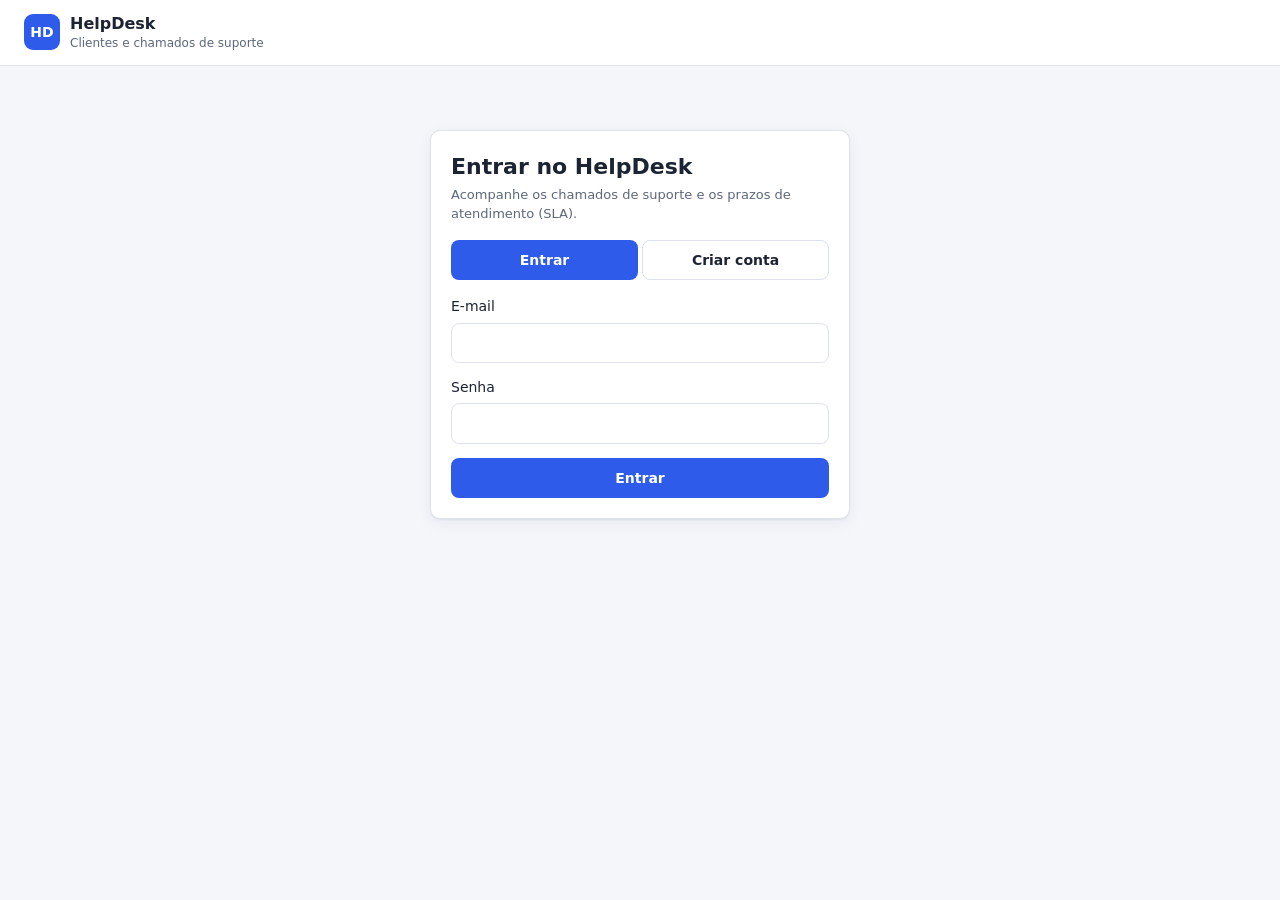
<file: aaw/trabalhos/trabalho-01/src/wwwroot/index.html>
<!doctype html>
<html lang="pt-BR">
<head>
  <meta charset="utf-8">
  <meta name="viewport" content="width=device-width, initial-scale=1">
  <title>HelpDesk · Suporte Técnico</title>
  <link rel="stylesheet" href="app.css">
</head>
<body>
  <header class="topo">
    <div class="marca">
      <span class="logo" aria-hidden="true">HD</span>
      <div>
        <strong>HelpDesk</strong>
        <small>Clientes e chamados de suporte</small>
      </div>
    </div>
    <nav id="menu" class="menu" hidden>
      <a href="#/chamados" data-rota="chamados">Chamados</a>
      <a href="#/clientes" data-rota="clientes">Clientes</a>
      <a href="/swagger" target="_blank" rel="noopener">API (Swagger)</a>
    </nav>
    <div id="sessao" class="sessao" hidden>
      <span id="usuario-nome"></span>
      <span id="usuario-perfil" class="selo"></span>
      <button id="sair" class="botao fantasma" type="button">Sair</button>
    </div>
  </header>

  <main id="conteudo" class="conteudo" aria-live="polite"></main>

  <div id="aviso" class="aviso" role="status" hidden></div>

  <script src="app.js"></script>
</body>
</html>
</file>
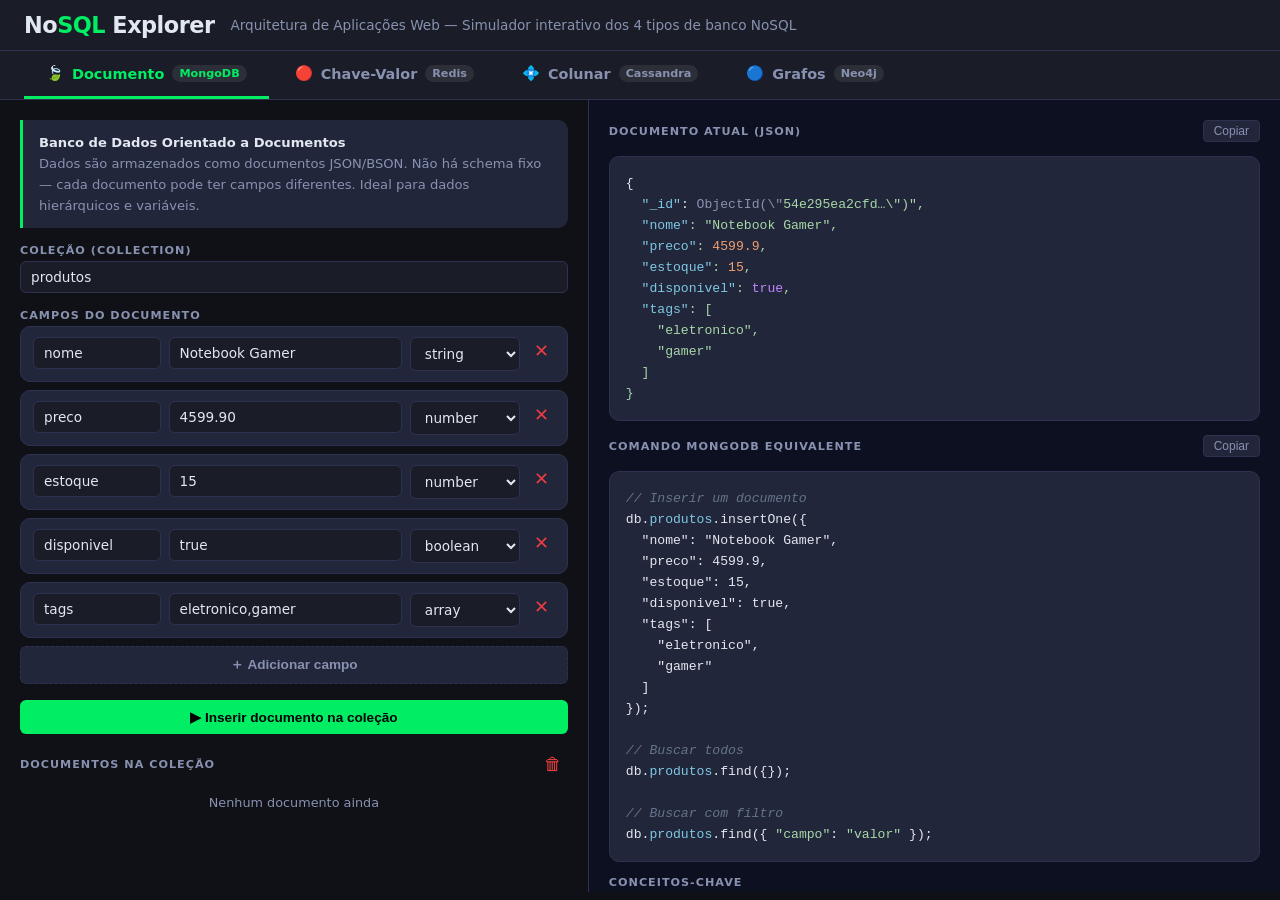
<file: aaw/aulas/aula-05/nosql-explorer.html>
<!DOCTYPE html>
<html lang="pt-BR">
<head>
<meta charset="UTF-8">
<meta name="viewport" content="width=device-width, initial-scale=1.0">
<title>NoSQL Explorer — Arquitetura de Aplicações Web</title>
<style>
  :root {
    --mongo:   #00ED64;
    --redis:   #FF4438;
    --cassandra:#1287B1;
    --neo4j:   #008CC1;
    --bg:      #0f1117;
    --surface: #1a1d27;
    --card:    #22263a;
    --border:  #2e3250;
    --text:    #e2e8f0;
    --muted:   #8892b0;
    --radius:  10px;
  }
  * { box-sizing: border-box; margin: 0; padding: 0; }
  body { font-family: 'Segoe UI', system-ui, sans-serif; background: var(--bg); color: var(--text); min-height: 100vh; }

  /* ── Header ── */
  header {
    background: var(--surface);
    border-bottom: 1px solid var(--border);
    padding: 12px 24px;
    display: flex; align-items: center; gap: 16px;
  }
  header .logo { font-size: 1.4rem; font-weight: 700; letter-spacing: -0.5px; }
  header .logo span { color: var(--mongo); }
  header .subtitle { color: var(--muted); font-size: .85rem; }

  /* ── Tabs ── */
  .tabs {
    display: flex; gap: 4px;
    background: var(--surface);
    padding: 0 24px;
    border-bottom: 1px solid var(--border);
    overflow-x: auto;
  }
  .tab {
    padding: 14px 22px;
    cursor: pointer;
    font-weight: 600;
    font-size: .9rem;
    color: var(--muted);
    border-bottom: 3px solid transparent;
    white-space: nowrap;
    transition: all .2s;
    display: flex; align-items: center; gap: 8px;
  }
  .tab:hover { color: var(--text); }
  .tab.active { color: var(--text); }
  .tab[data-type="mongo"].active   { border-color: var(--mongo);    color: var(--mongo); }
  .tab[data-type="redis"].active   { border-color: var(--redis);    color: var(--redis); }
  .tab[data-type="cassandra"].active { border-color: var(--cassandra); color: var(--cassandra); }
  .tab[data-type="neo4j"].active   { border-color: var(--neo4j);   color: var(--neo4j); }
  .tab .badge {
    font-size: .7rem; padding: 2px 7px;
    border-radius: 99px; font-weight: 700;
    background: rgba(255,255,255,.08);
  }

  /* ── Panels ── */
  .panel { display: none; height: calc(100vh - 108px); }
  .panel.active { display: flex; }

  /* ── Split ── */
  .split { display: flex; width: 100%; height: 100%; }
  .form-side {
    width: 46%;
    min-width: 320px;
    border-right: 1px solid var(--border);
    overflow-y: auto;
    padding: 20px;
    display: flex; flex-direction: column; gap: 16px;
  }
  .preview-side {
    flex: 1;
    overflow-y: auto;
    padding: 20px;
    background: #0d1020;
    display: flex; flex-direction: column; gap: 14px;
  }

  /* ── Form elements ── */
  .section-title {
    font-size: .7rem;
    font-weight: 700;
    text-transform: uppercase;
    letter-spacing: 1px;
    color: var(--muted);
    margin-bottom: 4px;
  }
  .field-row {
    display: flex; gap: 8px; align-items: flex-start;
    background: var(--card);
    border: 1px solid var(--border);
    border-radius: var(--radius);
    padding: 10px 12px;
    flex-wrap: wrap;
  }
  input, select, textarea {
    background: var(--surface);
    border: 1px solid var(--border);
    color: var(--text);
    border-radius: 6px;
    padding: 7px 10px;
    font-size: .85rem;
    outline: none;
    transition: border-color .2s;
    font-family: inherit;
  }
  input:focus, select:focus, textarea:focus { border-color: #4a5568; }
  input::placeholder, textarea::placeholder { color: var(--muted); }
  select option { background: var(--card); }
  .inp-key   { flex: 1; min-width: 90px; }
  .inp-val   { flex: 2; min-width: 120px; }
  .inp-type  { width: 110px; }
  .btn-remove {
    background: none; border: none; cursor: pointer;
    color: #e53e3e; font-size: 1.1rem; padding: 4px 6px;
    border-radius: 4px; transition: background .15s;
  }
  .btn-remove:hover { background: rgba(229,62,62,.15); }
  .btn-add, .btn-primary {
    padding: 9px 18px;
    border: none;
    border-radius: 6px;
    cursor: pointer;
    font-size: .85rem;
    font-weight: 600;
    transition: all .15s;
    display: flex; align-items: center; gap: 6px;
  }
  .btn-add { background: var(--card); border: 1px dashed var(--border); color: var(--muted); width: 100%; justify-content: center; }
  .btn-add:hover { border-color: #4a5568; color: var(--text); }
  .btn-mongo    { background: var(--mongo);    color: #000; }
  .btn-redis    { background: var(--redis);    color: #fff; }
  .btn-cassandra{ background: var(--cassandra);color: #fff; }
  .btn-neo4j    { background: var(--neo4j);   color: #fff; }

  /* ── Code preview ── */
  .preview-label {
    font-size: .7rem;
    font-weight: 700;
    text-transform: uppercase;
    letter-spacing: 1px;
    color: var(--muted);
    display: flex; align-items: center; justify-content: space-between;
  }
  .copy-btn {
    background: var(--card); border: 1px solid var(--border);
    color: var(--muted); cursor: pointer; font-size: .75rem;
    padding: 3px 10px; border-radius: 4px; transition: all .15s;
  }
  .copy-btn:hover { color: var(--text); border-color: #4a5568; }
  pre {
    background: var(--card);
    border: 1px solid var(--border);
    border-radius: var(--radius);
    padding: 16px;
    font-size: .82rem;
    line-height: 1.6;
    white-space: pre-wrap;
    word-break: break-all;
    font-family: 'Cascadia Code', 'Fira Code', 'Courier New', monospace;
    flex: 1;
  }
  /* JSON syntax highlight */
  .jk  { color: #7ec8e3; }   /* key */
  .js  { color: #a8d8a8; }   /* string value */
  .jn  { color: #f0a070; }   /* number */
  .jb  { color: #c084fc; }   /* boolean */
  .jnu { color: var(--muted); }  /* null */
  .jc  { color: #64748b; font-style: italic; } /* comment */

  /* ── Info box ── */
  .info-box {
    background: var(--card);
    border-left: 3px solid;
    border-radius: 0 var(--radius) var(--radius) 0;
    padding: 12px 16px;
    font-size: .82rem;
    line-height: 1.6;
    color: var(--muted);
  }
  .info-box strong { color: var(--text); }
  .info-box.mongo    { border-color: var(--mongo); }
  .info-box.redis    { border-color: var(--redis); }
  .info-box.cassandra{ border-color: var(--cassandra); }
  .info-box.neo4j    { border-color: var(--neo4j); }

  /* ── Graph SVG ── */
  #graph-canvas {
    background: var(--card);
    border: 1px solid var(--border);
    border-radius: var(--radius);
    width: 100%;
    min-height: 280px;
  }
  .node-circle { cursor: grab; }

  /* ── Collection list (Mongo) ── */
  .doc-list { display: flex; flex-direction: column; gap: 8px; }
  .doc-item {
    background: var(--card);
    border: 1px solid var(--border);
    border-radius: var(--radius);
    padding: 12px 14px;
    font-family: monospace;
    font-size: .8rem;
    line-height: 1.6;
    position: relative;
  }
  .doc-item .doc-remove {
    position: absolute; top: 8px; right: 10px;
    background: none; border: none; cursor: pointer;
    color: #e53e3e; font-size: .9rem;
  }

  /* ── Redis types ── */
  .redis-type-badge {
    font-size: .7rem; font-weight: 700; padding: 2px 8px;
    border-radius: 4px; background: rgba(255,68,56,.2); color: var(--redis);
  }

  /* ── Scrollbar ── */
  ::-webkit-scrollbar { width: 6px; height: 6px; }
  ::-webkit-scrollbar-track { background: transparent; }
  ::-webkit-scrollbar-thumb { background: var(--border); border-radius: 3px; }

  /* ── Tooltip ── */
  [title] { cursor: help; }

  /* ── Responsive ── */
  @media(max-width:700px) {
    .split { flex-direction: column; }
    .form-side { width: 100%; border-right: none; border-bottom: 1px solid var(--border); height: 50%; }
  }
</style>
</head>
<body>

<header>
  <div class="logo">No<span>SQL</span> Explorer</div>
  <div class="subtitle">Arquitetura de Aplicações Web — Simulador interativo dos 4 tipos de banco NoSQL</div>
</header>

<!-- TABS -->
<div class="tabs">
  <div class="tab active" data-type="mongo"     onclick="switchTab('mongo')">
    🍃 <span>Documento</span> <span class="badge">MongoDB</span>
  </div>
  <div class="tab" data-type="redis"     onclick="switchTab('redis')">
    🔴 <span>Chave-Valor</span> <span class="badge">Redis</span>
  </div>
  <div class="tab" data-type="cassandra" onclick="switchTab('cassandra')">
    💠 <span>Colunar</span> <span class="badge">Cassandra</span>
  </div>
  <div class="tab" data-type="neo4j"    onclick="switchTab('neo4j')">
    🔵 <span>Grafos</span> <span class="badge">Neo4j</span>
  </div>
</div>

<!-- ═══════════════════════════════════════════════════
     PANEL 1 — MONGODB (Document)
════════════════════════════════════════════════════ -->
<div class="panel active" id="panel-mongo">
  <div class="split">
    <!-- FORM -->
    <div class="form-side">
      <div class="info-box mongo">
        <strong>Banco de Dados Orientado a Documentos</strong><br>
        Dados são armazenados como documentos JSON/BSON. Não há schema fixo — cada documento pode ter campos diferentes. Ideal para dados hierárquicos e variáveis.
      </div>

      <div>
        <div class="section-title">Coleção (collection)</div>
        <input id="mongo-collection" type="text" placeholder="ex: produtos" value="produtos" style="width:100%">
      </div>

      <div>
        <div class="section-title">Campos do documento</div>
        <div id="mongo-fields" style="display:flex;flex-direction:column;gap:8px;"></div>
        <button class="btn-add" onclick="addMongoField()" style="margin-top:8px">＋ Adicionar campo</button>
      </div>

      <button class="btn-primary btn-mongo" onclick="insertMongoDoc()" style="justify-content:center">
        ▶ Inserir documento na coleção
      </button>

      <div>
        <div class="section-title" style="display:flex;justify-content:space-between;align-items:center">
          Documentos na coleção
          <button class="btn-remove" onclick="clearMongoDocs()" title="Limpar coleção">🗑</button>
        </div>
        <div id="mongo-doc-list" class="doc-list"></div>
      </div>
    </div>

    <!-- PREVIEW -->
    <div class="preview-side">
      <div class="preview-label">
        Documento atual (JSON)
        <button class="copy-btn" onclick="copyText('mongo-json-preview')">Copiar</button>
      </div>
      <pre id="mongo-json-preview">{
  <span class="jk">"_id"</span>: <span class="js">ObjectId("...")</span>,
  <span class="jc">// preencha os campos ao lado →</span>
}</pre>

      <div class="preview-label">
        Comando MongoDB equivalente
        <button class="copy-btn" onclick="copyText('mongo-cmd-preview')">Copiar</button>
      </div>
      <pre id="mongo-cmd-preview"><span class="jc">// Aguardando campos...</span></pre>

      <div class="preview-label">Conceitos-chave</div>
      <div class="info-box mongo" style="font-size:.8rem">
        <strong>Database</strong> → contém várias <strong>Collections</strong> → cada collection contém <strong>Documents</strong> (JSON)<br><br>
        <strong>_id</strong>: gerado automaticamente pelo MongoDB (ObjectId de 12 bytes)<br>
        <strong>Schema-less</strong>: documentos na mesma collection podem ter campos diferentes<br>
        <strong>BSON</strong>: extensão binária do JSON com tipos extras (Date, ObjectId, etc.)
      </div>
    </div>
  </div>
</div>

<!-- ═══════════════════════════════════════════════════
     PANEL 2 — REDIS (Key-Value)
════════════════════════════════════════════════════ -->
<div class="panel" id="panel-redis">
  <div class="split">
    <!-- FORM -->
    <div class="form-side">
      <div class="info-box redis">
        <strong>Banco de Dados Chave-Valor</strong><br>
        Cada registro é um par chave → valor. Extremamente rápido (dados em memória). Suporta múltiplos tipos de valor: strings, listas, hashes, sets e sorted sets.
      </div>

      <div>
        <div class="section-title">Tipo de estrutura</div>
        <select id="redis-struct-type" style="width:100%" onchange="updateRedisForm()">
          <option value="string">String — valor simples</option>
          <option value="list">List — lista ordenada</option>
          <option value="hash">Hash — objeto com campos</option>
          <option value="set">Set — conjunto único de valores</option>
        </select>
      </div>

      <div id="redis-form-area" style="display:flex;flex-direction:column;gap:12px;"></div>

      <button class="btn-primary btn-redis" onclick="insertRedisEntry()">
        ▶ Armazenar no Redis
      </button>

      <div>
        <div class="section-title" style="display:flex;justify-content:space-between;align-items:center">
          Chaves armazenadas
          <button class="btn-remove" onclick="clearRedis()" title="Limpar">🗑</button>
        </div>
        <div id="redis-store-list" class="doc-list"></div>
      </div>
    </div>

    <!-- PREVIEW -->
    <div class="preview-side">
      <div class="preview-label">
        Visualização JSON
        <button class="copy-btn" onclick="copyText('redis-json-preview')">Copiar</button>
      </div>
      <pre id="redis-json-preview"><span class="jc">// preencha a chave e valor ao lado →</span></pre>

      <div class="preview-label">
        Comandos Redis equivalentes
        <button class="copy-btn" onclick="copyText('redis-cmd-preview')">Copiar</button>
      </div>
      <pre id="redis-cmd-preview"><span class="jc">// Aguardando dados...</span></pre>

      <div class="preview-label">Conceitos-chave</div>
      <div class="info-box redis" style="font-size:.8rem">
        <strong>In-memory</strong>: todos os dados ficam na RAM → latência sub-milissegundo<br>
        <strong>TTL (Time To Live)</strong>: chaves podem expirar automaticamente<br>
        <strong>Tipos</strong>: String, List, Hash, Set, Sorted Set, Stream<br>
        <strong>Uso comum</strong>: cache de sessão, filas de mensagens, ranking em tempo real
      </div>
    </div>
  </div>
</div>

<!-- ═══════════════════════════════════════════════════
     PANEL 3 — CASSANDRA (Column-family)
════════════════════════════════════════════════════ -->
<div class="panel" id="panel-cassandra">
  <div class="split">
    <!-- FORM -->
    <div class="form-side">
      <div class="info-box cassandra">
        <strong>Banco de Dados Colunar (Column-Family)</strong><br>
        Organiza dados em famílias de colunas. Cada linha tem uma chave e pode ter colunas diferentes. Distribuído e altamente escalável. Ideal para séries temporais e analytics.
      </div>

      <div>
        <div class="section-title">Keyspace (equivale ao database)</div>
        <input id="cass-keyspace" type="text" placeholder="ex: ecommerce" value="ecommerce" style="width:100%">
      </div>

      <div>
        <div class="section-title">Tabela (Column Family)</div>
        <input id="cass-table" type="text" placeholder="ex: pedidos" value="pedidos" style="width:100%">
      </div>

      <div>
        <div class="section-title">Partition Key (chave de distribuição)</div>
        <div style="display:flex;gap:8px">
          <input id="cass-pk-name"  placeholder="nome da coluna" value="cliente_id" style="flex:1">
          <input id="cass-pk-value" placeholder="valor" value="user_42" style="flex:1">
        </div>
      </div>

      <div>
        <div class="section-title">Clustering Column (opcional — ordena as linhas)</div>
        <div style="display:flex;gap:8px">
          <input id="cass-ck-name"  placeholder="nome da coluna" value="data_pedido" style="flex:1">
          <input id="cass-ck-value" placeholder="valor" value="2025-03-20T14:00:00Z" style="flex:1">
        </div>
      </div>

      <div>
        <div class="section-title">Colunas adicionais</div>
        <div id="cass-cols" style="display:flex;flex-direction:column;gap:8px;"></div>
        <button class="btn-add" onclick="addCassCol()" style="margin-top:8px">＋ Adicionar coluna</button>
      </div>

      <button class="btn-primary btn-cassandra" onclick="insertCassRow()">
        ▶ Inserir linha
      </button>

      <div>
        <div class="section-title" style="display:flex;justify-content:space-between;align-items:center">
          Linhas inseridas
          <button class="btn-remove" onclick="clearCass()" title="Limpar">🗑</button>
        </div>
        <div id="cass-rows-list" class="doc-list"></div>
      </div>
    </div>

    <!-- PREVIEW -->
    <div class="preview-side">
      <div class="preview-label">
        Visualização JSON da linha
        <button class="copy-btn" onclick="copyText('cass-json-preview')">Copiar</button>
      </div>
      <pre id="cass-json-preview"><span class="jc">// preencha os campos ao lado →</span></pre>

      <div class="preview-label">
        CQL equivalente (Cassandra Query Language)
        <button class="copy-btn" onclick="copyText('cass-cql-preview')">Copiar</button>
      </div>
      <pre id="cass-cql-preview"><span class="jc">-- Aguardando dados...</span></pre>

      <div class="preview-label">Conceitos-chave</div>
      <div class="info-box cassandra" style="font-size:.8rem">
        <strong>Partition Key</strong>: determina em qual nó do cluster os dados ficam<br>
        <strong>Clustering Column</strong>: ordena os dados dentro de uma partição<br>
        <strong>Sparse Columns</strong>: linhas diferentes podem ter colunas diferentes (sem NULL = sem espaço)<br>
        <strong>Uso comum</strong>: IoT, séries temporais, logs, métricas de alta escala
      </div>
    </div>
  </div>
</div>

<!-- ═══════════════════════════════════════════════════
     PANEL 4 — NEO4J (Graph)
════════════════════════════════════════════════════ -->
<div class="panel" id="panel-neo4j">
  <div class="split">
    <!-- FORM -->
    <div class="form-side">
      <div class="info-box neo4j">
        <strong>Banco de Dados de Grafos</strong><br>
        Dados são nós (entidades) conectados por arestas (relacionamentos). Cada nó e relação pode ter propriedades. Ideal para redes sociais, recomendações e detecção de fraudes.
      </div>

      <!-- Node form -->
      <div style="background:var(--card);border:1px solid var(--border);border-radius:var(--radius);padding:14px">
        <div class="section-title">Adicionar Nó (Node)</div>
        <div style="display:flex;gap:8px;margin-top:8px;flex-wrap:wrap">
          <input id="neo-node-id"    placeholder="id (ex: n1)"    style="width:80px">
          <input id="neo-node-label" placeholder="label (ex: Pessoa)" style="flex:1;min-width:100px">
        </div>
        <div id="neo-node-props" style="display:flex;flex-direction:column;gap:6px;margin-top:8px;"></div>
        <div style="display:flex;gap:8px;margin-top:8px">
          <button class="btn-add" onclick="addNeoNodeProp()" style="flex:1">＋ Propriedade</button>
          <button class="btn-primary btn-neo4j" onclick="addNeoNode()" style="flex:1">▶ Criar Nó</button>
        </div>
      </div>

      <!-- Relationship form -->
      <div style="background:var(--card);border:1px solid var(--border);border-radius:var(--radius);padding:14px">
        <div class="section-title">Adicionar Relacionamento (Edge)</div>
        <div style="display:flex;gap:8px;margin-top:8px;flex-wrap:wrap">
          <input id="neo-from"   placeholder="de (id do nó)" style="flex:1;min-width:90px">
          <input id="neo-to"     placeholder="para (id do nó)" style="flex:1;min-width:90px">
          <input id="neo-rel"    placeholder="tipo (ex: CONHECE)" style="flex:1;min-width:100px">
        </div>
        <button class="btn-primary btn-neo4j" onclick="addNeoRel()" style="margin-top:8px;width:100%;justify-content:center">
          ▶ Criar Relacionamento
        </button>
      </div>

      <div>
        <div class="section-title" style="display:flex;justify-content:space-between;align-items:center">
          Grafo atual
          <button class="btn-remove" onclick="clearNeo()" title="Limpar">🗑</button>
        </div>
        <div id="neo-node-list" style="font-size:.8rem;color:var(--muted);"></div>
      </div>
    </div>

    <!-- PREVIEW -->
    <div class="preview-side">
      <div class="preview-label">Visualização do Grafo</div>
      <svg id="graph-canvas"></svg>

      <div class="preview-label">
        JSON do grafo
        <button class="copy-btn" onclick="copyText('neo-json-preview')">Copiar</button>
      </div>
      <pre id="neo-json-preview"><span class="jc">// Adicione nós e relacionamentos ao lado →</span></pre>

      <div class="preview-label">
        Cypher Query equivalente
        <button class="copy-btn" onclick="copyText('neo-cypher-preview')">Copiar</button>
      </div>
      <pre id="neo-cypher-preview"><span class="jc">// Aguardando dados...</span></pre>

      <div class="preview-label">Conceitos-chave</div>
      <div class="info-box neo4j" style="font-size:.8rem">
        <strong>Node</strong>: entidade com label e propriedades — ex: (p:Pessoa {nome: "Ana"})<br>
        <strong>Relationship</strong>: conexão direcional — ex: (a)-[:CONHECE]->(b)<br>
        <strong>Cypher</strong>: linguagem de consulta declarativa do Neo4j<br>
        <strong>Uso comum</strong>: redes sociais, motores de recomendação, detecção de fraudes, rotas
      </div>
    </div>
  </div>
</div>

<script>
// ═══════════════════════════════════════════════
// HELPERS
// ═══════════════════════════════════════════════
function switchTab(type) {
  document.querySelectorAll('.tab').forEach(t => t.classList.remove('active'));
  document.querySelectorAll('.panel').forEach(p => p.classList.remove('active'));
  document.querySelector(`.tab[data-type="${type}"]`).classList.add('active');
  document.getElementById(`panel-${type}`).classList.add('active');
}

function copyText(id) {
  const el = document.getElementById(id);
  navigator.clipboard.writeText(el.innerText).then(() => {
    const btn = el.previousElementSibling.querySelector('.copy-btn');
    if (btn) { btn.textContent = 'Copiado!'; setTimeout(() => btn.textContent = 'Copiar', 1500); }
  });
}

function highlightJSON(obj) {
  const s = JSON.stringify(obj, null, 2);
  return s
    .replace(/&/g,'&amp;').replace(/</g,'&lt;').replace(/>/g,'&gt;')
    .replace(/"([^"]+)":/g, '<span class="jk">"$1"</span>:')
    .replace(/: "([^"]*)"/g, ': <span class="js">"$1"</span>')
    .replace(/: (-?\d+\.?\d*)/g, ': <span class="jn">$1</span>')
    .replace(/: (true|false)/g, ': <span class="jb">$1</span>')
    .replace(/: null/g, ': <span class="jnu">null</span>');
}

function parseValue(v, t) {
  if (t === 'number')  return isNaN(+v) ? v : +v;
  if (t === 'boolean') return v === 'true' || v === '1';
  if (t === 'null')    return null;
  if (t === 'array')   { try { return JSON.parse(v); } catch { return v.split(',').map(x=>x.trim()); } }
  if (t === 'object')  { try { return JSON.parse(v); } catch { return v; } }
  return v;
}

function genOid() {
  return [...Array(24)].map(()=>'0123456789abcdef'[Math.floor(Math.random()*16)]).join('');
}

// ═══════════════════════════════════════════════
// MONGODB
// ═══════════════════════════════════════════════
let mongoDocs = [];

function addMongoField(key='', val='', type='string') {
  const row = document.createElement('div');
  row.className = 'field-row';
  row.innerHTML = `
    <input class="inp-key"  placeholder="campo" value="${key}" oninput="renderMongoPreview()">
    <input class="inp-val"  placeholder="valor"  value="${val}" oninput="renderMongoPreview()">
    <select class="inp-type" onchange="renderMongoPreview()">
      <option value="string"  ${type==='string'?'selected':''}>string</option>
      <option value="number"  ${type==='number'?'selected':''}>number</option>
      <option value="boolean" ${type==='boolean'?'selected':''}>boolean</option>
      <option value="null"    ${type==='null'?'selected':''}>null</option>
      <option value="array"   ${type==='array'?'selected':''}>array</option>
      <option value="object"  ${type==='object'?'selected':''}>object</option>
    </select>
    <button class="btn-remove" onclick="this.parentElement.remove();renderMongoPreview()">✕</button>`;
  document.getElementById('mongo-fields').appendChild(row);
  renderMongoPreview();
}

function getMongoDoc() {
  const doc = {};
  document.querySelectorAll('#mongo-fields .field-row').forEach(row => {
    const k = row.children[0].value.trim();
    const v = row.children[1].value.trim();
    const t = row.children[2].value;
    if (k) doc[k] = parseValue(v, t);
  });
  return doc;
}

function renderMongoPreview() {
  const col   = document.getElementById('mongo-collection').value.trim() || 'collection';
  const doc   = getMongoDoc();
  const full  = { _id: 'ObjectId("'+genOid().slice(0,12)+'…")', ...doc };

  document.getElementById('mongo-json-preview').innerHTML = highlightJSON(full)
    .replace('"ObjectId(', '<span class="jnu">ObjectId(')
    .replace('…")"', '…")</span>');

  const fields = Object.keys(doc).length
    ? JSON.stringify(doc, null, 2).slice(1,-1).trim()
    : '  /* adicione campos */';
  document.getElementById('mongo-cmd-preview').innerHTML =
    `<span class="jc">// Inserir um documento</span>\ndb.<span class="jk">${col}</span>.insertOne(${JSON.stringify(doc, null, 2)});\n\n<span class="jc">// Buscar todos</span>\ndb.<span class="jk">${col}</span>.find({});\n\n<span class="jc">// Buscar com filtro</span>\ndb.<span class="jk">${col}</span>.find({ <span class="js">"campo"</span>: <span class="js">"valor"</span> });`;
}

function insertMongoDoc() {
  const col = document.getElementById('mongo-collection').value.trim() || 'collection';
  const doc = getMongoDoc();
  if (!Object.keys(doc).length) { alert('Adicione pelo menos um campo!'); return; }
  const full = { _id: 'ObjectId("'+genOid()+'")' , ...doc };
  mongoDocs.push({ col, doc: full });
  renderMongoDocList();
  document.getElementById('mongo-fields').innerHTML = '';
  addMongoField(); renderMongoPreview();
}

function renderMongoDocList() {
  const list = document.getElementById('mongo-doc-list');
  list.innerHTML = '';
  if (!mongoDocs.length) { list.innerHTML = '<div style="color:var(--muted);font-size:.8rem;text-align:center;padding:12px">Nenhum documento ainda</div>'; return; }
  mongoDocs.forEach((item, i) => {
    const d = document.createElement('div');
    d.className = 'doc-item';
    d.innerHTML = highlightJSON(item.doc) +
      `<button class="doc-remove" onclick="mongoDocs.splice(${i},1);renderMongoDocList()">✕</button>`;
    list.appendChild(d);
  });
}

function clearMongoDocs() { mongoDocs = []; renderMongoDocList(); }

// init
addMongoField('nome',       'Notebook Gamer',  'string');
addMongoField('preco',      '4599.90',          'number');
addMongoField('estoque',    '15',               'number');
addMongoField('disponivel', 'true',             'boolean');
addMongoField('tags',       'eletronico,gamer',  'array');
renderMongoPreview();
renderMongoDocList();

document.getElementById('mongo-collection').addEventListener('input', renderMongoPreview);

// ═══════════════════════════════════════════════
// REDIS
// ═══════════════════════════════════════════════
let redisStore = {};

function updateRedisForm() {
  const t = document.getElementById('redis-struct-type').value;
  const area = document.getElementById('redis-form-area');
  const ttlRow = `<div>
    <div class="section-title">TTL — Time To Live (segundos, 0 = sem expiração)</div>
    <input id="redis-ttl" type="number" placeholder="ex: 3600" value="0" style="width:100%">
  </div>`;

  let html = `<div>
    <div class="section-title">Chave (key)</div>
    <input id="redis-key" placeholder="ex: session:abc123" style="width:100%" oninput="renderRedisPreview()">
  </div>`;

  if (t === 'string') {
    html += `<div>
      <div class="section-title">Valor (value)</div>
      <input id="redis-string-val" placeholder="ex: João Silva" style="width:100%" oninput="renderRedisPreview()">
    </div>`;
  } else if (t === 'list') {
    html += `<div>
      <div class="section-title">Itens da lista (um por linha)</div>
      <textarea id="redis-list-vals" rows="4" placeholder="item1\nitem2\nitem3" style="width:100%" oninput="renderRedisPreview()"></textarea>
    </div>`;
  } else if (t === 'hash') {
    html += `<div>
      <div class="section-title">Campos do hash</div>
      <div id="redis-hash-fields" style="display:flex;flex-direction:column;gap:6px;"></div>
      <button class="btn-add" onclick="addRedisHashField()" style="margin-top:6px">＋ Campo</button>
    </div>`;
  } else if (t === 'set') {
    html += `<div>
      <div class="section-title">Membros do set (um por linha)</div>
      <textarea id="redis-set-vals" rows="4" placeholder="usuario1\nusuario2\nusuario3" style="width:100%" oninput="renderRedisPreview()"></textarea>
    </div>`;
  }
  html += ttlRow;
  area.innerHTML = html;

  if (t === 'hash') {
    addRedisHashField('nome', 'Ana');
    addRedisHashField('email', 'ana@email.com');
    addRedisHashField('cargo', 'Engenheira');
  }
  renderRedisPreview();
  area.querySelectorAll('input,textarea').forEach(el => el.addEventListener('input', renderRedisPreview));
}

function addRedisHashField(k='', v='') {
  const row = document.createElement('div');
  row.style.cssText = 'display:flex;gap:8px';
  row.innerHTML = `<input placeholder="campo" value="${k}" style="flex:1" oninput="renderRedisPreview()">
    <input placeholder="valor" value="${v}" style="flex:1" oninput="renderRedisPreview()">
    <button class="btn-remove" onclick="this.parentElement.remove();renderRedisPreview()">✕</button>`;
  document.getElementById('redis-hash-fields')?.appendChild(row);
}

function renderRedisPreview() {
  const t   = document.getElementById('redis-struct-type').value;
  const key = document.getElementById('redis-key')?.value.trim() || 'minha-chave';
  const ttl = +document.getElementById('redis-ttl')?.value || 0;
  let jsonVal = {}, cmds = '';

  if (t === 'string') {
    const v = document.getElementById('redis-string-val')?.value || '';
    jsonVal = { key, type:'string', value: v, ttl };
    cmds = `SET ${key} "${v}"` + (ttl ? `\nEXPIRE ${key} ${ttl}` : '') +
           `\n\nGET ${key}\nDEL ${key}`;
  } else if (t === 'list') {
    const items = (document.getElementById('redis-list-vals')?.value || '').split('\n').filter(Boolean);
    jsonVal = { key, type:'list', values: items, ttl };
    cmds = items.map(i => `RPUSH ${key} "${i}"`).join('\n') +
           (ttl ? `\nEXPIRE ${key} ${ttl}` : '') +
           `\n\nLRANGE ${key} 0 -1\nLLEN ${key}`;
  } else if (t === 'hash') {
    const fields = {};
    document.querySelectorAll('#redis-hash-fields > div').forEach(row => {
      const k = row.children[0].value.trim();
      const v = row.children[1].value.trim();
      if (k) fields[k] = v;
    });
    jsonVal = { key, type:'hash', fields, ttl };
    const pairs = Object.entries(fields).map(([k,v]) => `${k} "${v}"`).join(' ');
    cmds = `HSET ${key} ${pairs}` + (ttl ? `\nEXPIRE ${key} ${ttl}` : '') +
           `\n\nHGETALL ${key}\nHGET ${key} ${Object.keys(fields)[0]||'campo'}`;
  } else if (t === 'set') {
    const members = (document.getElementById('redis-set-vals')?.value || '').split('\n').filter(Boolean);
    jsonVal = { key, type:'set', members, ttl };
    cmds = members.map(m => `SADD ${key} "${m}"`).join('\n') +
           (ttl ? `\nEXPIRE ${key} ${ttl}` : '') +
           `\n\nSMEMBERS ${key}\nSISMEMBER ${key} "valor"`;
  }

  document.getElementById('redis-json-preview').innerHTML = highlightJSON(jsonVal);
  document.getElementById('redis-cmd-preview').innerHTML =
    `<span class="jc"># Tipo: ${t.toUpperCase()}</span>\n${cmds}`;
}

function insertRedisEntry() {
  const t   = document.getElementById('redis-struct-type').value;
  const key = document.getElementById('redis-key')?.value.trim();
  if (!key) { alert('Preencha a chave!'); return; }

  let entry = { type: t };
  if (t === 'string') entry.value = document.getElementById('redis-string-val')?.value;
  else if (t === 'list') entry.values = (document.getElementById('redis-list-vals')?.value || '').split('\n').filter(Boolean);
  else if (t === 'hash') {
    entry.fields = {};
    document.querySelectorAll('#redis-hash-fields > div').forEach(row => {
      const k = row.children[0].value.trim(), v = row.children[1].value.trim();
      if (k) entry.fields[k] = v;
    });
  } else if (t === 'set') entry.members = (document.getElementById('redis-set-vals')?.value || '').split('\n').filter(Boolean);

  entry.ttl = +document.getElementById('redis-ttl')?.value || 0;
  redisStore[key] = entry;
  renderRedisStoreList();
}

function renderRedisStoreList() {
  const list = document.getElementById('redis-store-list');
  const keys = Object.keys(redisStore);
  if (!keys.length) { list.innerHTML = '<div style="color:var(--muted);font-size:.8rem;text-align:center;padding:12px">Nenhuma chave armazenada</div>'; return; }
  list.innerHTML = '';
  keys.forEach(k => {
    const e = redisStore[k];
    const d = document.createElement('div');
    d.className = 'doc-item';
    d.innerHTML = `<span class="redis-type-badge">${e.type}</span> <span class="jk">${k}</span><br><br>` +
      highlightJSON(e) +
      `<button class="doc-remove" onclick="delete redisStore['${k}'];renderRedisStoreList()">✕</button>`;
    list.appendChild(d);
  });
}

function clearRedis() { redisStore = {}; renderRedisStoreList(); }

// init
updateRedisForm();
setTimeout(() => {
  const k = document.getElementById('redis-key');
  if (k) { k.value = 'usuario:101'; renderRedisPreview(); }
}, 50);

// ═══════════════════════════════════════════════
// CASSANDRA
// ═══════════════════════════════════════════════
let cassRows = [];

function addCassCol(k='', v='') {
  const row = document.createElement('div');
  row.className = 'field-row';
  row.innerHTML = `
    <input class="inp-key" placeholder="coluna" value="${k}" oninput="renderCassPreview()">
    <input class="inp-val" placeholder="valor"  value="${v}" oninput="renderCassPreview()">
    <button class="btn-remove" onclick="this.parentElement.remove();renderCassPreview()">✕</button>`;
  document.getElementById('cass-cols').appendChild(row);
  renderCassPreview();
}

function renderCassPreview() {
  const ks  = document.getElementById('cass-keyspace').value.trim() || 'keyspace';
  const tbl = document.getElementById('cass-table').value.trim() || 'tabela';
  const pkn = document.getElementById('cass-pk-name').value.trim()  || 'partition_key';
  const pkv = document.getElementById('cass-pk-value').value.trim() || '';
  const ckn = document.getElementById('cass-ck-name').value.trim();
  const ckv = document.getElementById('cass-ck-value').value.trim();

  const row = { [pkn]: pkv };
  if (ckn) row[ckn] = ckv;
  document.querySelectorAll('#cass-cols .field-row').forEach(r => {
    const k = r.children[0].value.trim(), v = r.children[1].value.trim();
    if (k) row[k] = v;
  });

  document.getElementById('cass-json-preview').innerHTML = highlightJSON(row);

  const cols   = Object.keys(row).join(', ');
  const vals   = Object.values(row).map(v => typeof v === 'string' ? `'${v}'` : v).join(', ');
  const create = `CREATE KEYSPACE ${ks}
  WITH replication = {'class': 'SimpleStrategy', 'replication_factor': 3};

USE ${ks};

CREATE TABLE ${tbl} (
  ${pkn} TEXT,${ckn ? `\n  ${ckn} TIMESTAMP,` : ''}
  ${Object.keys(row).filter(k => k !== pkn && k !== ckn).map(k=>`${k} TEXT`).join(',\n  ')}
  PRIMARY KEY (${pkn}${ckn ? `, ${ckn}` : ''})
);`;

  const insert = `INSERT INTO ${ks}.${tbl} (${cols})
VALUES (${vals});`;
  const select = `SELECT * FROM ${ks}.${tbl}
  WHERE ${pkn} = '${pkv}';`;

  document.getElementById('cass-cql-preview').innerHTML =
    `<span class="jc">-- Criar keyspace e tabela</span>\n${create}\n\n<span class="jc">-- Inserir</span>\n${insert}\n\n<span class="jc">-- Consultar</span>\n${select}`;
}

function insertCassRow() {
  const pkn = document.getElementById('cass-pk-name').value.trim()  || 'pk';
  const pkv = document.getElementById('cass-pk-value').value.trim();
  if (!pkv) { alert('Preencha o valor da Partition Key!'); return; }

  const ckn = document.getElementById('cass-ck-name').value.trim();
  const ckv = document.getElementById('cass-ck-value').value.trim();
  const row = { [pkn]: pkv };
  if (ckn) row[ckn] = ckv;
  document.querySelectorAll('#cass-cols .field-row').forEach(r => {
    const k = r.children[0].value.trim(), v = r.children[1].value.trim();
    if (k) row[k] = v;
  });
  cassRows.push(row);
  renderCassRowList();
  document.getElementById('cass-cols').innerHTML = '';
  addCassCol(); renderCassPreview();
}

function renderCassRowList() {
  const list = document.getElementById('cass-rows-list');
  list.innerHTML = '';
  if (!cassRows.length) { list.innerHTML = '<div style="color:var(--muted);font-size:.8rem;text-align:center;padding:12px">Nenhuma linha inserida</div>'; return; }
  cassRows.forEach((row, i) => {
    const d = document.createElement('div');
    d.className = 'doc-item';
    d.innerHTML = highlightJSON(row) +
      `<button class="doc-remove" onclick="cassRows.splice(${i},1);renderCassRowList()">✕</button>`;
    list.appendChild(d);
  });
}

function clearCass() { cassRows = []; renderCassRowList(); }

// init
addCassCol('produto', 'Notebook');
addCassCol('valor',   '4599.90');
addCassCol('status',  'pago');
renderCassPreview();
renderCassRowList();
['cass-keyspace','cass-table','cass-pk-name','cass-pk-value','cass-ck-name','cass-ck-value'].forEach(id => {
  document.getElementById(id).addEventListener('input', renderCassPreview);
});

// ═══════════════════════════════════════════════
// NEO4J
// ═══════════════════════════════════════════════
let neoNodes = {};   // id -> { label, props:{} }
let neoEdges = [];   // { from, to, rel }

const NODE_COLORS = ['#00ED64','#FF4438','#1287B1','#c084fc','#f0a070','#7ec8e3','#a8d8a8'];

function addNeoNodeProp(k='', v='') {
  const row = document.createElement('div');
  row.style.cssText = 'display:flex;gap:8px';
  row.innerHTML = `<input placeholder="propriedade" value="${k}" style="flex:1">
    <input placeholder="valor" value="${v}" style="flex:1">
    <button class="btn-remove" onclick="this.parentElement.remove()">✕</button>`;
  document.getElementById('neo-node-props').appendChild(row);
}

function addNeoNode() {
  const id    = document.getElementById('neo-node-id').value.trim();
  const label = document.getElementById('neo-node-label').value.trim();
  if (!id || !label) { alert('Preencha o id e o label do nó!'); return; }
  const props = {};
  document.querySelectorAll('#neo-node-props > div').forEach(row => {
    const k = row.children[0].value.trim(), v = row.children[1].value.trim();
    if (k) props[k] = v;
  });
  neoNodes[id] = { label, props };
  document.getElementById('neo-node-id').value    = '';
  document.getElementById('neo-node-label').value = '';
  document.getElementById('neo-node-props').innerHTML = '';
  renderNeo();
}

function addNeoRel() {
  const from = document.getElementById('neo-from').value.trim();
  const to   = document.getElementById('neo-to').value.trim();
  const rel  = document.getElementById('neo-rel').value.trim().toUpperCase();
  if (!from || !to || !rel) { alert('Preencha de, para e tipo do relacionamento!'); return; }
  if (!neoNodes[from]) { alert(`Nó "${from}" não existe. Crie-o primeiro.`); return; }
  if (!neoNodes[to])   { alert(`Nó "${to}" não existe. Crie-o primeiro.`); return; }
  neoEdges.push({ from, to, rel });
  renderNeo();
}

function clearNeo() { neoNodes = {}; neoEdges = []; renderNeo(); }

function renderNeo() {
  renderNeoList();
  renderNeoGraph();
  renderNeoJSON();
}

function renderNeoList() {
  const el = document.getElementById('neo-node-list');
  const ids = Object.keys(neoNodes);
  if (!ids.length) { el.innerHTML = 'Nenhum nó ainda'; return; }
  el.innerHTML = ids.map(id => {
    const n = neoNodes[id];
    return `<span style="margin-right:10px;color:var(--text)">●</span> <b>${id}</b>: ${n.label} ${JSON.stringify(n.props)}`;
  }).join('<br>') + (neoEdges.length ? '<br>' + neoEdges.map(e => `→ ${e.from} <b style="color:#c084fc">[${e.rel}]</b> ${e.to}`).join('<br>') : '');
}

function renderNeoGraph() {
  const svg = document.getElementById('graph-canvas');
  const ids  = Object.keys(neoNodes);
  if (!ids.length) {
    svg.innerHTML = '<text x="50%" y="50%" text-anchor="middle" fill="#4a5568" font-size="14" font-family="sans-serif">Adicione nós para visualizar o grafo</text>';
    return;
  }

  const W = svg.clientWidth || 480, H = 260;
  svg.setAttribute('viewBox', `0 0 ${W} ${H}`);

  // layout circular
  const pos = {};
  const cx = W/2, cy = H/2, r = Math.min(W, H)*0.32;
  ids.forEach((id, i) => {
    const angle = (2*Math.PI*i/ids.length) - Math.PI/2;
    pos[id] = { x: cx + r*Math.cos(angle), y: cy + r*Math.sin(angle) };
  });
  if (ids.length === 1) pos[ids[0]] = { x: cx, y: cy };

  let html = '';
  // Arestas
  neoEdges.forEach(e => {
    const s = pos[e.from], t = pos[e.to];
    if (!s || !t) return;
    const mx = (s.x+t.x)/2, my = (s.y+t.y)/2;
    const dx = t.x-s.x, dy = t.y-s.y, len = Math.hypot(dx,dy)||1;
    const nx = -dy/len*14, ny = dx/len*14;
    const bx = mx+nx, by = my+ny;
    // arrowhead
    const ux = (t.x-s.x)/len, uy = (t.y-s.y)/len;
    const ax = t.x-ux*20, ay = t.y-uy*20;
    html += `<defs><marker id="arr${e.from}${e.to}" markerWidth="6" markerHeight="6" refX="4" refY="3" orient="auto">
      <path d="M0,0 L6,3 L0,6 Z" fill="#c084fc"/></marker></defs>
      <path d="M${s.x},${s.y} Q${bx},${by} ${ax},${ay}" fill="none" stroke="#c084fc" stroke-width="2" marker-end="url(#arr${e.from}${e.to})"/>
      <text x="${bx+nx*0.4}" y="${by+ny*0.4}" text-anchor="middle" fill="#c084fc" font-size="10" font-family="monospace">${e.rel}</text>`;
  });
  // Nós
  ids.forEach((id, i) => {
    const {x, y} = pos[id];
    const n = neoNodes[id];
    const color = NODE_COLORS[i % NODE_COLORS.length];
    html += `<circle cx="${x}" cy="${y}" r="22" fill="${color}" fill-opacity=".85" stroke="${color}" stroke-width="2"/>
      <text x="${x}" y="${y-4}" text-anchor="middle" fill="#000" font-size="10" font-weight="bold" font-family="sans-serif">${n.label}</text>
      <text x="${x}" y="${y+9}" text-anchor="middle" fill="#000" font-size="9" font-family="monospace">${id}</text>`;
  });
  svg.innerHTML = html;
}

function renderNeoJSON() {
  const ids = Object.keys(neoNodes);
  if (!ids.length) {
    document.getElementById('neo-json-preview').innerHTML = '<span class="jc">// Adicione nós e relacionamentos ao lado →</span>';
    document.getElementById('neo-cypher-preview').innerHTML = '<span class="jc">// Aguardando dados...</span>';
    return;
  }
  const graph = {
    nodes: ids.map(id => ({ id, label: neoNodes[id].label, properties: neoNodes[id].props })),
    relationships: neoEdges.map(e => ({ from: e.from, to: e.to, type: e.rel }))
  };
  document.getElementById('neo-json-preview').innerHTML = highlightJSON(graph);

  const creates = ids.map(id => {
    const n = neoNodes[id];
    const props = Object.entries(n.props).map(([k,v]) => `${k}: "${v}"`).join(', ');
    return `CREATE (${id}:${n.label}${props ? ' {'+props+'}' : ''})`;
  }).join('\n');
  const rels = neoEdges.map(e => `CREATE (${e.from})-[:${e.rel}]->(${e.to})`).join('\n');

  const queries = [`// Criar nós e relacionamentos\n${creates}${rels ? '\n'+rels : ''}`,
    `// Buscar todos\nMATCH (n) RETURN n`,
    ids.length >= 2 ?
      `// Encontrar caminhos\nMATCH p=(${ids[0]})-[*]-(${ids[ids.length-1]}) RETURN p` : ''
  ].filter(Boolean).join('\n\n');

  document.getElementById('neo-cypher-preview').innerHTML =
    queries.replace(/\/\/.+/g, m => `<span class="jc">${m}</span>`)
           .replace(/:([\w]+)/g, ':<span class="js">$1</span>');
}

// init neo
neoNodes['p1'] = { label: 'Pessoa', props: { nome: 'Ana', idade: '28' } };
neoNodes['p2'] = { label: 'Pessoa', props: { nome: 'Bruno', idade: '32' } };
neoNodes['p3'] = { label: 'Empresa', props: { nome: 'TechCorp' } };
neoEdges.push({ from:'p1', to:'p2', rel:'CONHECE' });
neoEdges.push({ from:'p1', to:'p3', rel:'TRABALHA_EM' });
neoEdges.push({ from:'p2', to:'p3', rel:'TRABALHA_EM' });
setTimeout(renderNeo, 100);

// Resize observer for graph
new ResizeObserver(() => renderNeoGraph()).observe(document.getElementById('graph-canvas'));
</script>
</body>
</html>
</file>
<file: aaw/trabalhos/trabalho-01/src/wwwroot/app.css>
:root {
  --fundo: #f4f6fa;
  --cartao: #ffffff;
  --texto: #1c2333;
  --suave: #5d677a;
  --borda: #dde2ec;
  --primaria: #2f5bea;
  --primaria-escura: #2346bb;
  --perigo: #c53030;
  --ok: #1f8a4c;
  --alta: #c53030;
  --media: #b7791f;
  --baixa: #2f855a;
  --sombra: 0 1px 2px rgba(20, 30, 60, .06), 0 4px 16px rgba(20, 30, 60, .06);
  --raio: 10px;
  font-family: "Segoe UI", system-ui, -apple-system, Roboto, sans-serif;
  color-scheme: light;
}

* { box-sizing: border-box; }

/* O atributo hidden precisa vencer os display:flex/grid abaixo. */
[hidden] { display: none !important; }

body { margin: 0; background: var(--fundo); color: var(--texto); line-height: 1.45; }

.topo {
  display: flex; align-items: center; gap: 24px; flex-wrap: wrap;
  padding: 12px 24px; background: var(--cartao); border-bottom: 1px solid var(--borda);
  position: sticky; top: 0; z-index: 2;
}
.marca { display: flex; align-items: center; gap: 10px; }
.marca small { display: block; color: var(--suave); font-size: 12px; }
.logo {
  width: 36px; height: 36px; border-radius: 9px; display: grid; place-items: center;
  background: var(--primaria); color: #fff; font-weight: 700; font-size: 14px;
}
.menu { display: flex; gap: 4px; flex: 1; }
.menu a {
  padding: 8px 12px; border-radius: 8px; color: var(--suave); text-decoration: none; font-weight: 500;
}
.menu a:hover { background: var(--fundo); color: var(--texto); }
.menu a.ativo { background: #e8eefe; color: var(--primaria); }
.sessao { display: flex; align-items: center; gap: 10px; font-size: 14px; }

.conteudo { max-width: 1040px; margin: 0 auto; padding: 24px 16px 64px; }

.cabecalho { display: flex; align-items: center; justify-content: space-between; gap: 12px; flex-wrap: wrap; margin-bottom: 16px; }
.cabecalho h1 { margin: 0; font-size: 22px; }
.voltar { color: var(--suave); text-decoration: none; font-size: 14px; }
.voltar:hover { color: var(--primaria); }

.cartao { background: var(--cartao); border: 1px solid var(--borda); border-radius: var(--raio); box-shadow: var(--sombra); padding: 20px; }
.cartao + .cartao { margin-top: 16px; }
.cartao h2 { margin: 0 0 12px; font-size: 16px; }

.filtros { display: flex; gap: 10px; flex-wrap: wrap; margin-bottom: 12px; }

table { width: 100%; border-collapse: collapse; font-size: 14px; }
th { text-align: left; color: var(--suave); font-weight: 600; font-size: 12px; text-transform: uppercase; letter-spacing: .03em; }
th, td { padding: 10px 8px; border-bottom: 1px solid var(--borda); }
tbody tr { cursor: pointer; }
tbody tr:hover { background: #f8f9fc; }
.vazio { text-align: center; color: var(--suave); padding: 28px 8px; cursor: default; }
.tabela-rolagem { overflow-x: auto; }

.paginacao { display: flex; align-items: center; justify-content: flex-end; gap: 10px; margin-top: 12px; font-size: 14px; color: var(--suave); }

.detalhes { display: grid; grid-template-columns: repeat(auto-fit, minmax(200px, 1fr)); gap: 14px 24px; margin: 0; }
.detalhes dt { color: var(--suave); font-size: 12px; text-transform: uppercase; letter-spacing: .03em; }
.detalhes dd { margin: 2px 0 0; font-weight: 500; overflow-wrap: anywhere; }
.descricao { white-space: pre-wrap; margin: 0; }

form.formulario { display: grid; gap: 14px; max-width: 560px; }
label { display: grid; gap: 6px; font-size: 14px; font-weight: 500; }
input, select, textarea {
  font: inherit; padding: 9px 11px; border: 1px solid var(--borda); border-radius: 8px; background: #fff; color: var(--texto);
}
textarea { min-height: 110px; resize: vertical; }
input:focus, select:focus, textarea:focus, button:focus-visible { outline: 2px solid var(--primaria); outline-offset: 1px; }
.check { display: flex; align-items: center; gap: 8px; }
.dica { color: var(--suave); font-size: 13px; margin: 0; }

.acoes { display: flex; gap: 8px; flex-wrap: wrap; }
.botao {
  font: inherit; font-weight: 600; font-size: 14px; border: 1px solid transparent; border-radius: 8px;
  padding: 9px 16px; cursor: pointer; background: var(--primaria); color: #fff; text-decoration: none; display: inline-block;
}
.botao:hover { background: var(--primaria-escura); }
.botao:disabled { opacity: .6; cursor: wait; }
.botao.fantasma { background: transparent; color: var(--texto); border-color: var(--borda); }
.botao.fantasma:hover { background: var(--fundo); }
.botao.perigo { background: var(--perigo); }

.selo { display: inline-block; padding: 2px 9px; border-radius: 999px; font-size: 12px; font-weight: 600; background: #eef1f7; color: var(--suave); }
.selo.Alta { background: #fde8e8; color: var(--alta); }
.selo.Media { background: #fdf2dd; color: var(--media); }
.selo.Baixa { background: #e3f4ea; color: var(--baixa); }
.selo.Aberto { background: #e8eefe; color: var(--primaria); }
.selo.EmAtendimento { background: #fdf2dd; color: var(--media); }
.selo.Concluido { background: #e3f4ea; color: var(--ok); }
.selo.inativo { background: #fde8e8; color: var(--perigo); }

.login { max-width: 420px; margin: 40px auto 0; }
.login h1 { font-size: 22px; margin: 0 0 4px; }
.abas { display: flex; gap: 4px; margin: 16px 0; }
.abas button { flex: 1; }

.erro { background: #fde8e8; color: var(--perigo); border-radius: 8px; padding: 10px 12px; font-size: 14px; margin: 0; }

.aviso {
  position: fixed; right: 16px; bottom: 16px; max-width: 360px; padding: 12px 16px; border-radius: 10px;
  background: var(--texto); color: #fff; box-shadow: var(--sombra); font-size: 14px;
}

.carregando { color: var(--suave); padding: 24px 0; }

@media (max-width: 640px) {
  .topo { padding: 10px 16px; gap: 10px; }
  .menu { order: 3; width: 100%; overflow-x: auto; }
  .ocultar-celular { display: none; }
}
</file>
